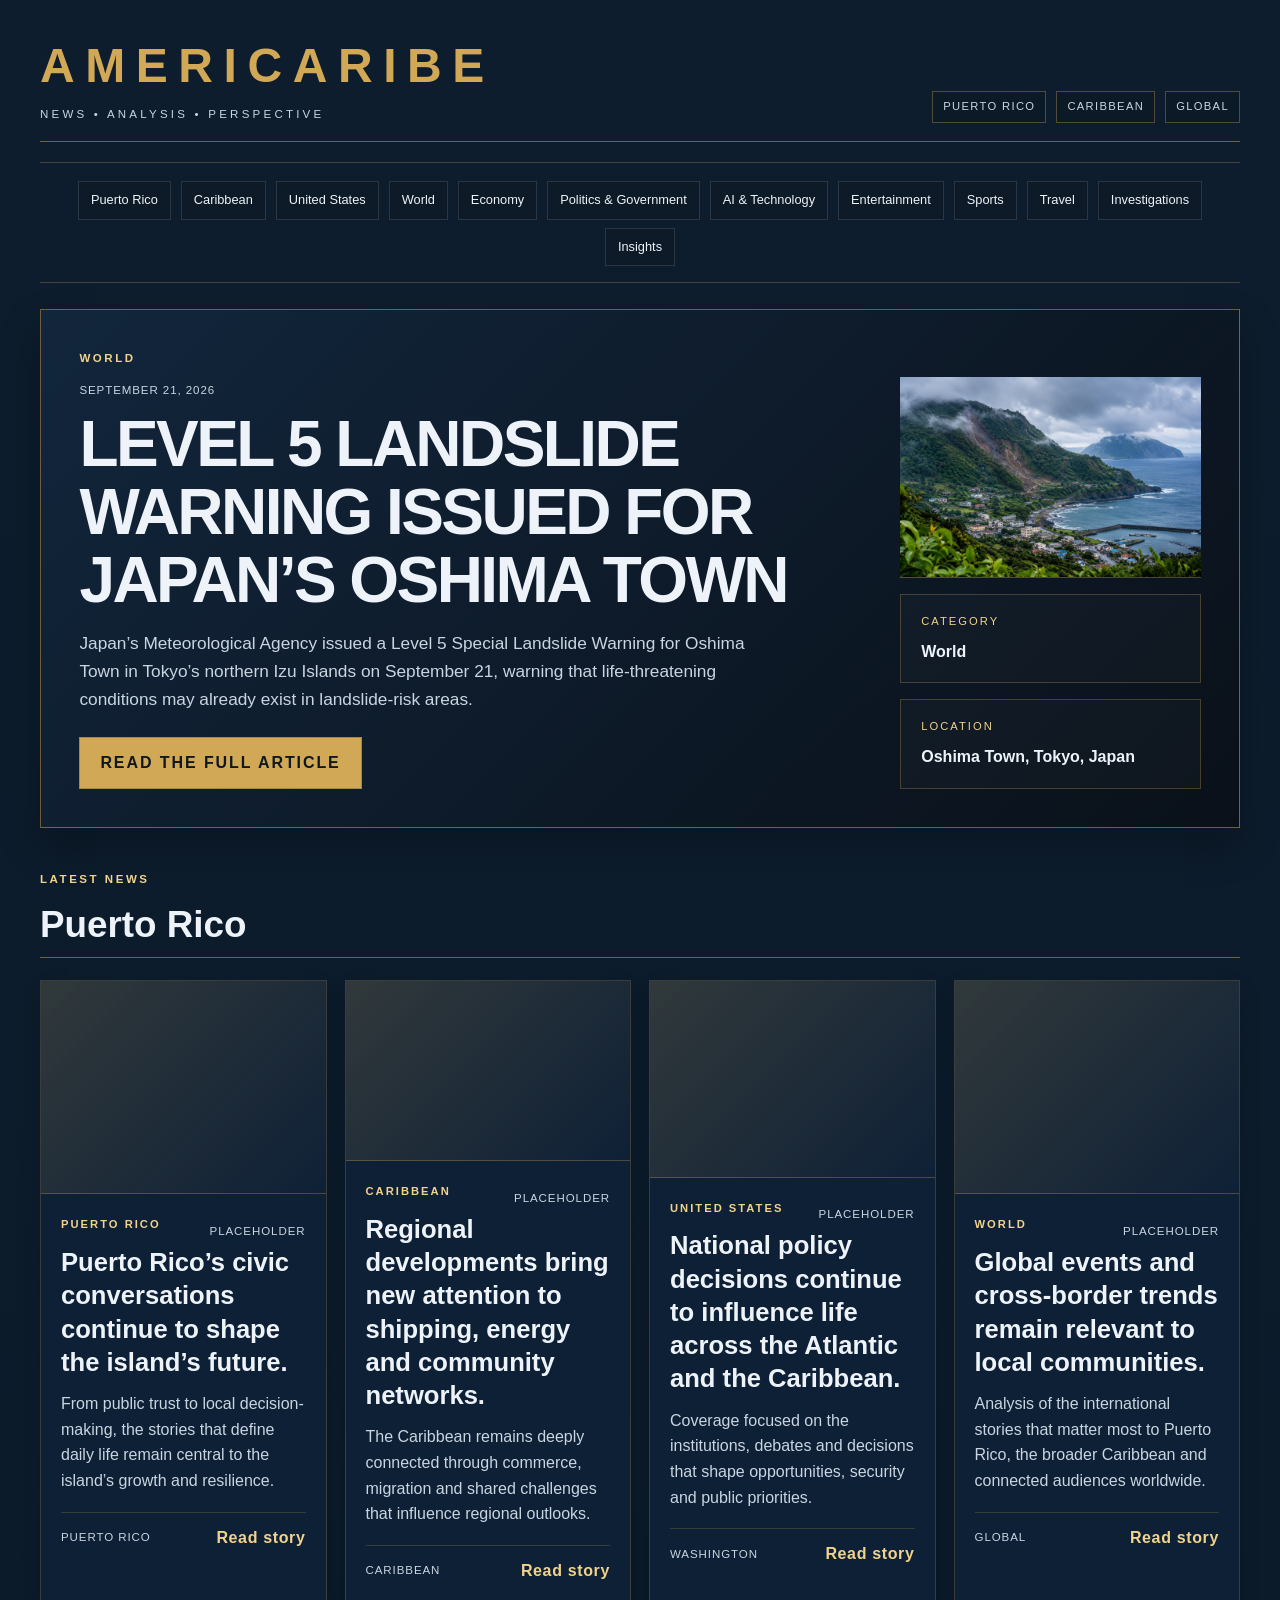
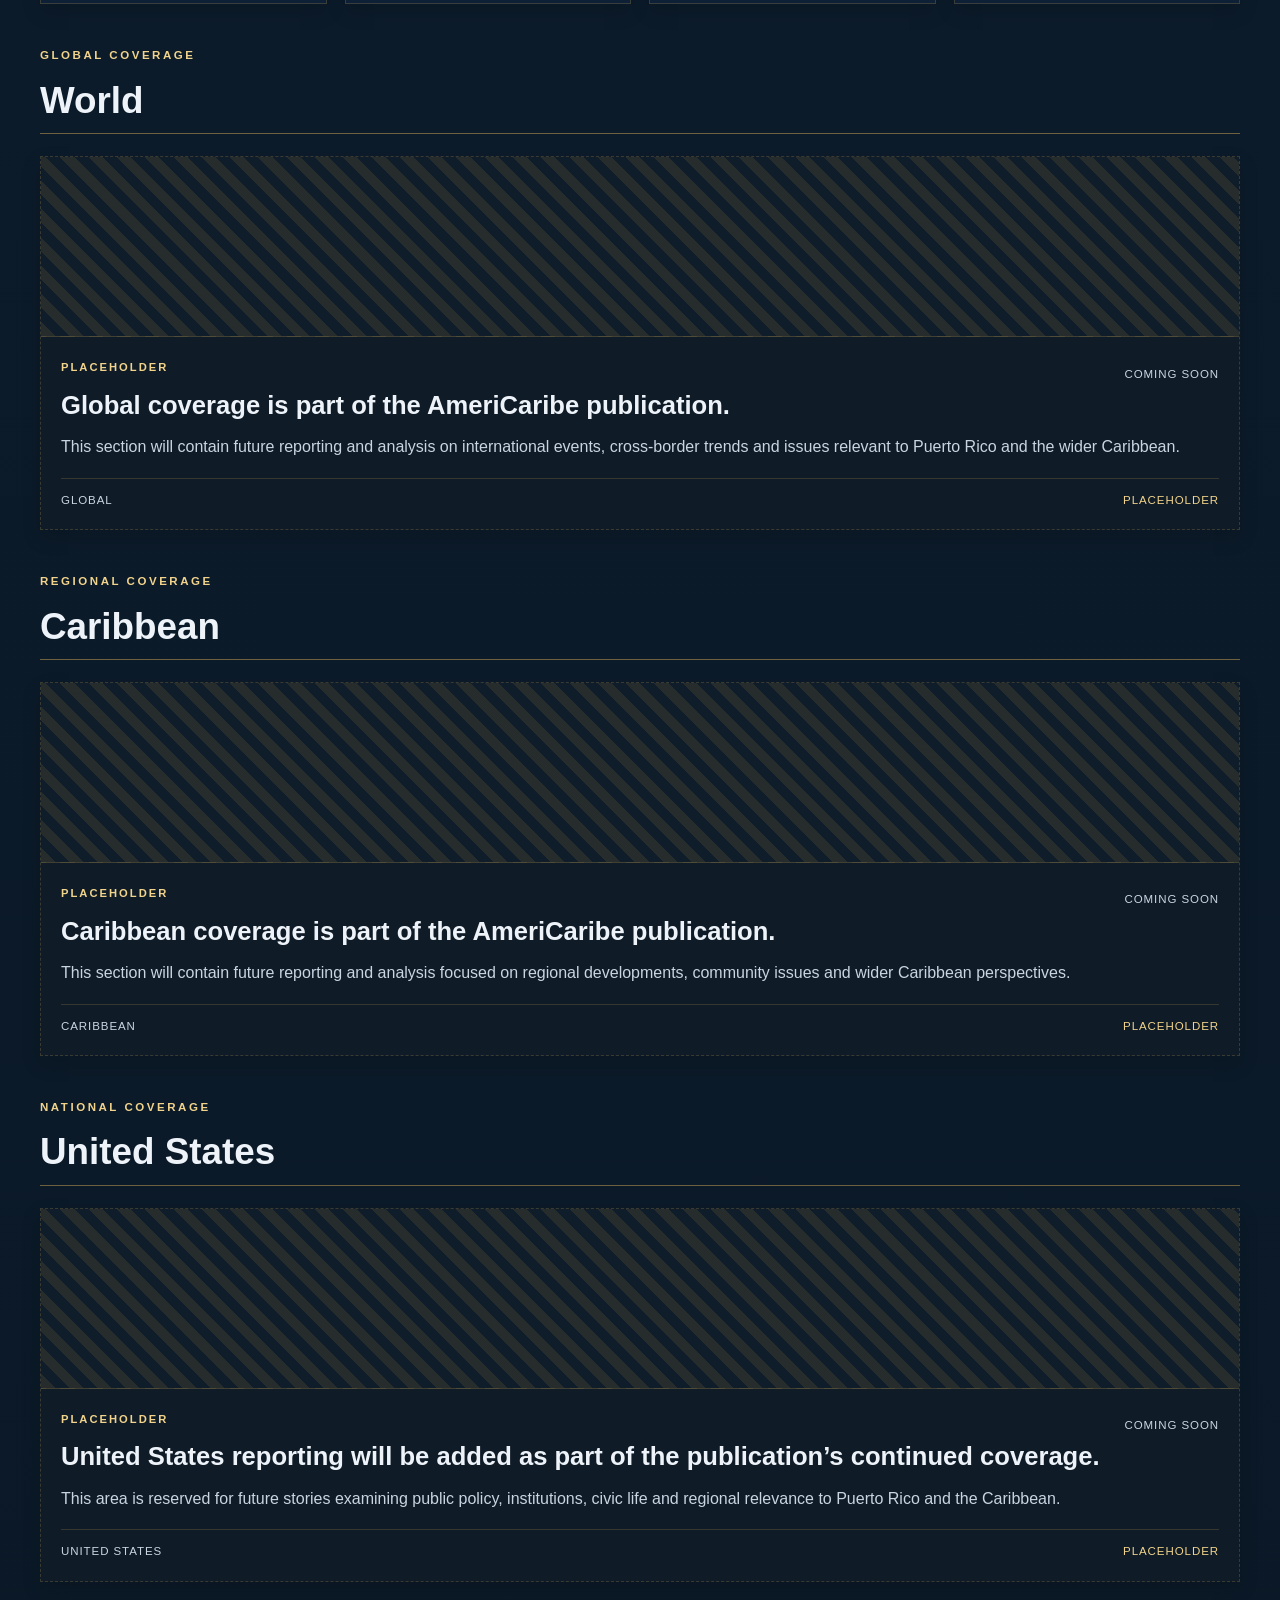
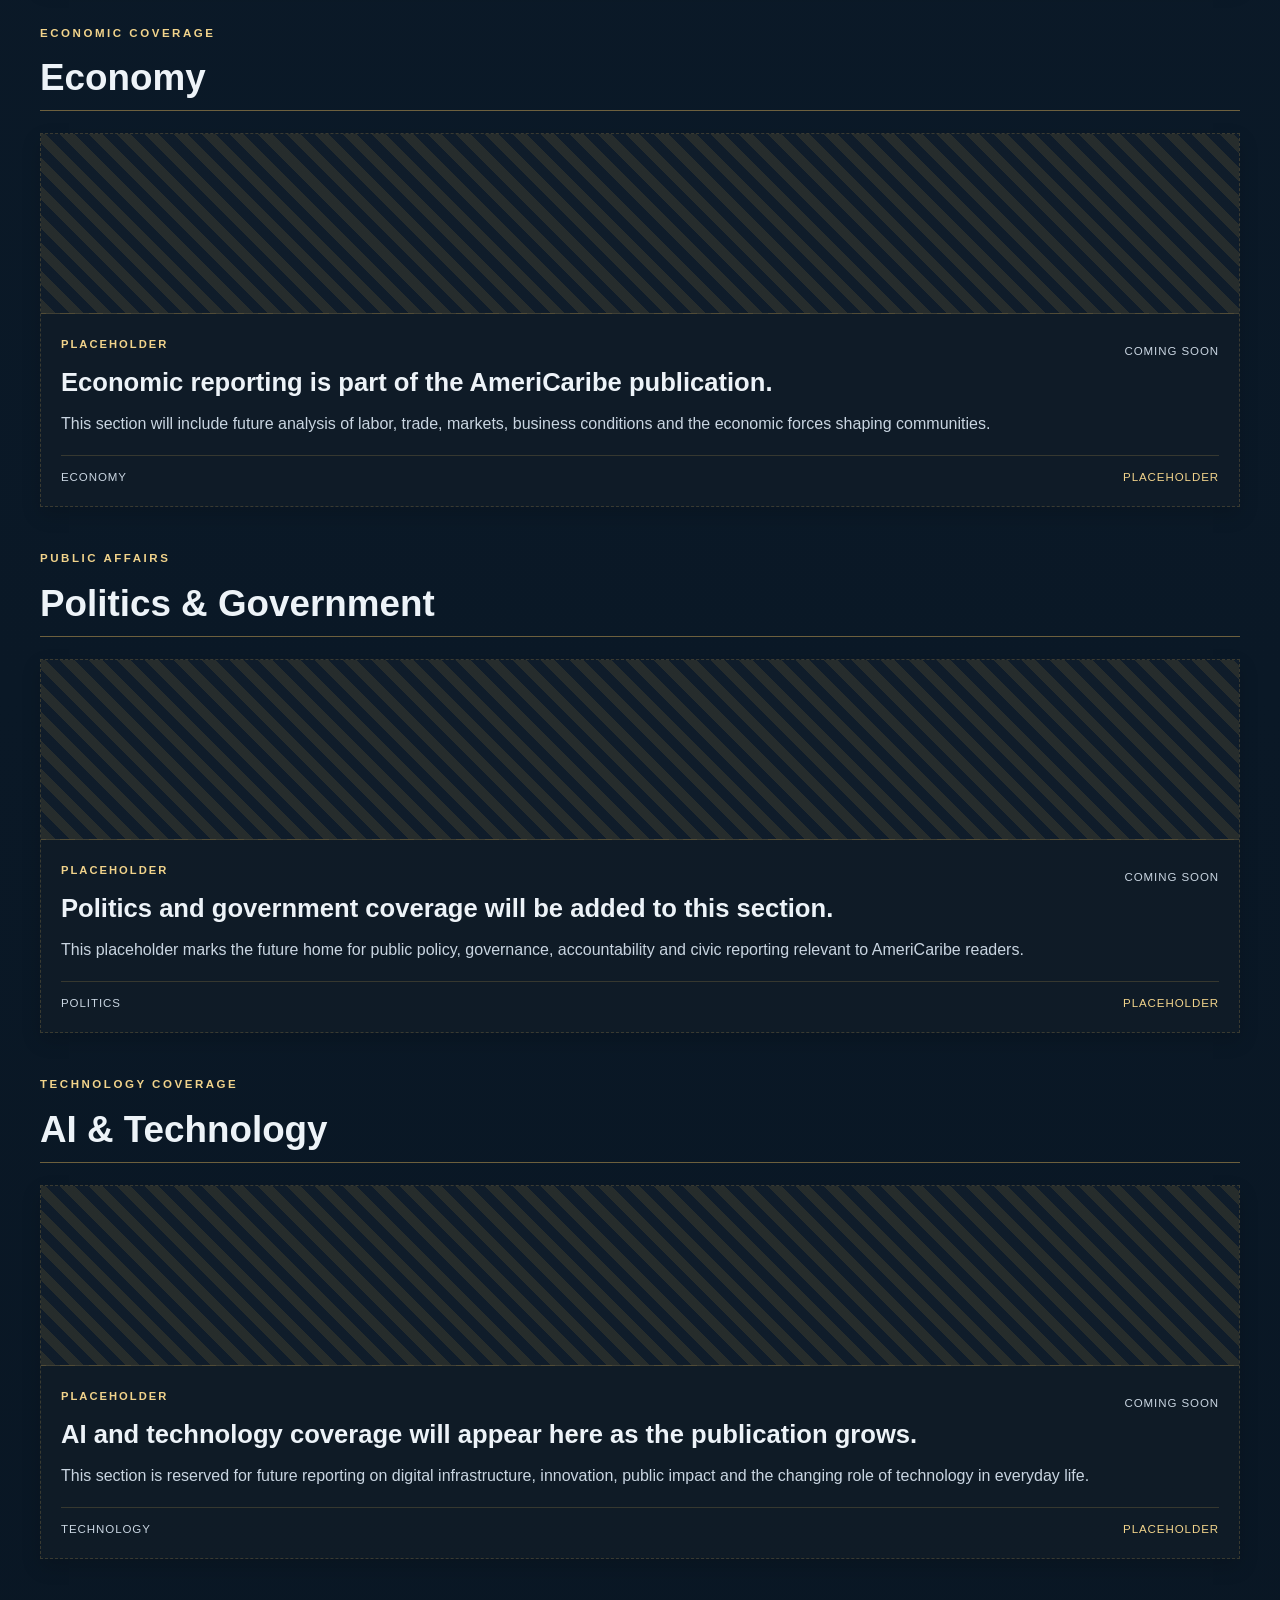
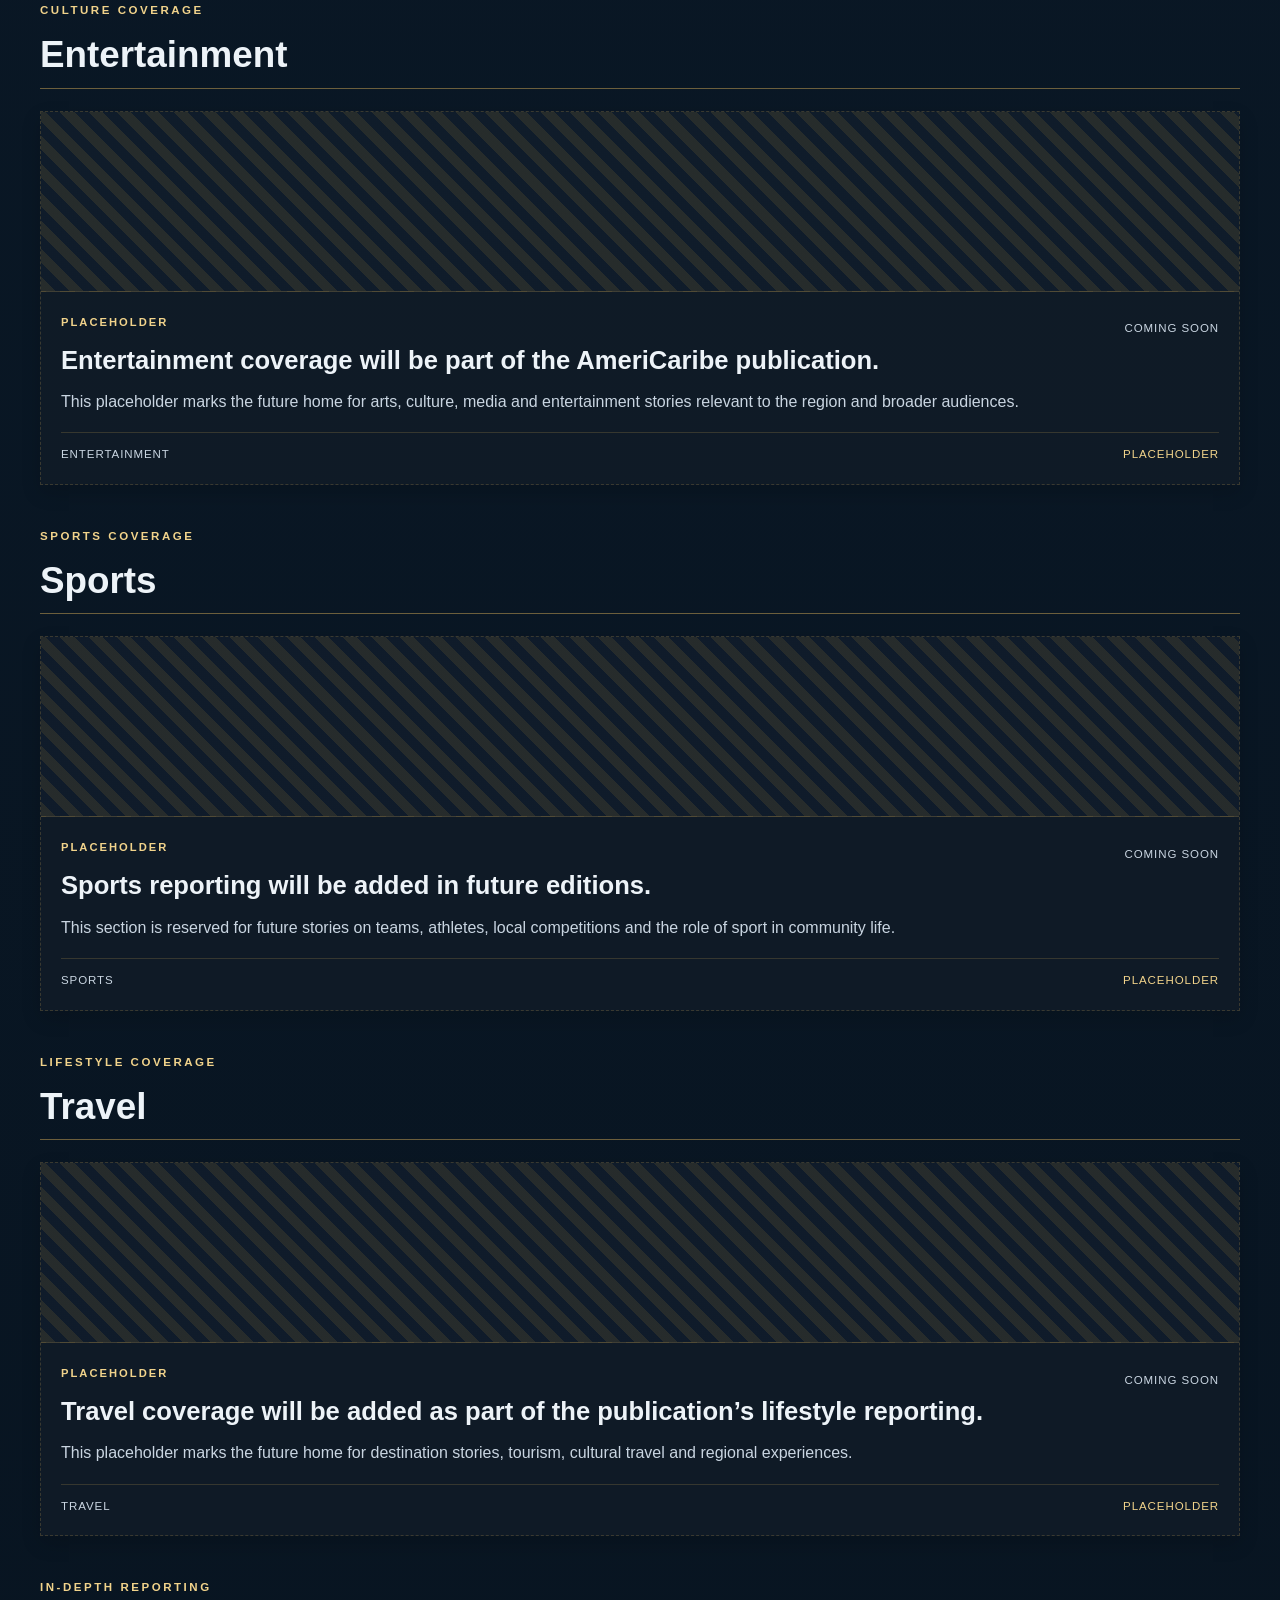
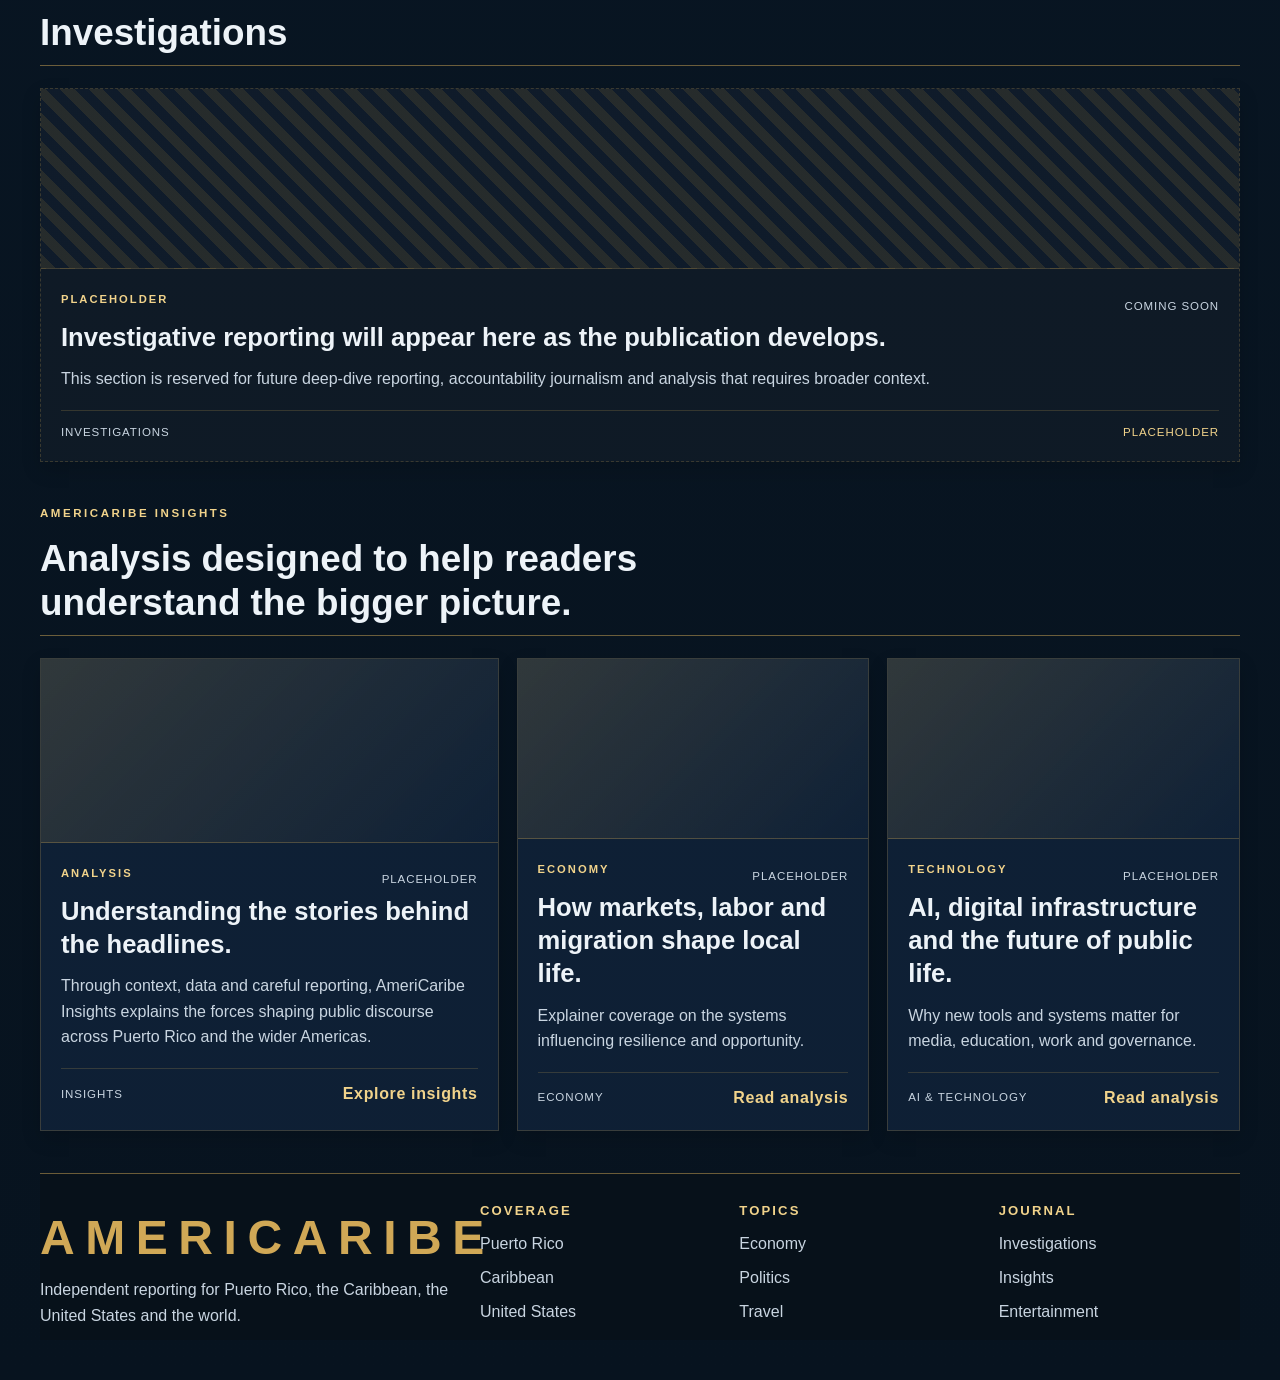
<file: index.html>
<!DOCTYPE html>
<html lang="en">

<head>
    <meta charset="UTF-8">
    <meta name="viewport" content="width=device-width, initial-scale=1.0">
    <meta name="description" content="AmeriCaribe News — reporting, analysis and perspective for Puerto Rico, the Caribbean, the United States and the world.">
    <title>AmeriCaribe News</title>
    <link rel="stylesheet" href="style.css">
</head>

<body>
    <div class="page-shell">
        <header class="site-header">
            <div class="topbar">
                <div class="brand-block">
                    <div class="brand">AMERICARIBE</div>
                    <div class="tagline">NEWS • ANALYSIS • PERSPECTIVE</div>
                </div>

                <div class="header-meta" aria-label="News regions">
                    <span>Puerto Rico</span>
                    <span>Caribbean</span>
                    <span>Global</span>
                </div>
            </div>
        </header>

        <nav class="main-nav" aria-label="Main navigation">
            <a href="#puerto-rico">Puerto Rico</a>
            <a href="#caribbean">Caribbean</a>
            <a href="#united-states">United States</a>
            <a href="#world">World</a>
            <a href="#economy">Economy</a>
            <a href="#politics">Politics &amp; Government</a>
            <a href="#ai-technology">AI &amp; Technology</a>
            <a href="#entertainment">Entertainment</a>
            <a href="#sports">Sports</a>
            <a href="#travel">Travel</a>
            <a href="#investigations">Investigations</a>
            <a href="#insights">Insights</a>
        </nav>

        <main>
            <section class="featured-story" id="top-story">
                <div class="featured-copy">
                    <p class="eyebrow">World</p>
                    <p class="story-date">September 21, 2026</p>
                    <h1>LEVEL 5 LANDSLIDE WARNING ISSUED FOR JAPAN’S OSHIMA TOWN</h1>
                    <p class="featured-text">
                        Japan’s Meteorological Agency issued a Level 5 Special Landslide Warning for Oshima Town in Tokyo’s northern Izu Islands on September 21, warning that life-threatening conditions may already exist in landslide-risk areas.
                    </p>

                    <div class="cta-row">
                        <a class="primary-btn" href="article.html?id=japan-izu-islands-level-5-landslide-warning-2026-09-21">Read the full article</a>
                    </div>
                </div>

                <aside class="featured-aside" aria-label="Feature summary">
                    <img class="story-image" src="images/japan-izu-islands-landslide-warning-2026-09-21.png" alt="AI-generated editorial illustration of Oshima Town and the mountainous terrain of Tokyo’s Izu Islands.">
                    <div class="meta-panel">
                        <p class="meta-label">Category</p>
                        <strong>World</strong>
                    </div>
                    <div class="meta-panel">
                        <p class="meta-label">Location</p>
                        <strong>Oshima Town, Tokyo, Japan</strong>
                    </div>
                </aside>
            </section>

            <section class="content-section latest-news" id="puerto-rico" aria-labelledby="puerto-rico-title">
                <div class="section-header">
                    <p class="eyebrow">Latest News</p>
                    <h2 id="puerto-rico-title">Puerto Rico</h2>
                </div>

                <div class="story-grid" role="list" aria-label="Puerto Rico stories">
                    <article class="story-card" role="listitem">
                        <div class="story-image" aria-label="Image placeholder for Puerto Rico coverage"></div>
                        <div class="story-content">
                            <div class="story-meta">
                                <span class="story-kicker">Puerto Rico</span>
                                <span class="story-date">Placeholder</span>
                            </div>
                            <h3>Puerto Rico’s civic conversations continue to shape the island’s future.</h3>
                            <p>
                                From public trust to local decision-making, the stories that define daily life remain central to the island’s growth and resilience.
                            </p>
                            <div class="story-footer">
                                <span class="story-location">Puerto Rico</span>
                                <a href="#puerto-rico">Read story</a>
                            </div>
                        </div>
                    </article>

                    <article class="story-card" role="listitem">
                        <div class="story-image" aria-label="Image placeholder for Caribbean coverage"></div>
                        <div class="story-content">
                            <div class="story-meta">
                                <span class="story-kicker">Caribbean</span>
                                <span class="story-date">Placeholder</span>
                            </div>
                            <h3>Regional developments bring new attention to shipping, energy and community networks.</h3>
                            <p>
                                The Caribbean remains deeply connected through commerce, migration and shared challenges that influence regional outlooks.
                            </p>
                            <div class="story-footer">
                                <span class="story-location">Caribbean</span>
                                <a href="#caribbean">Read story</a>
                            </div>
                        </div>
                    </article>

                    <article class="story-card" role="listitem">
                        <div class="story-image" aria-label="Image placeholder for United States coverage"></div>
                        <div class="story-content">
                            <div class="story-meta">
                                <span class="story-kicker">United States</span>
                                <span class="story-date">Placeholder</span>
                            </div>
                            <h3>National policy decisions continue to influence life across the Atlantic and the Caribbean.</h3>
                            <p>
                                Coverage focused on the institutions, debates and decisions that shape opportunities, security and public priorities.
                            </p>
                            <div class="story-footer">
                                <span class="story-location">Washington</span>
                                <a href="#united-states">Read story</a>
                            </div>
                        </div>
                    </article>

                    <article class="story-card" role="listitem">
                        <div class="story-image" aria-label="Image placeholder for World coverage"></div>
                        <div class="story-content">
                            <div class="story-meta">
                                <span class="story-kicker">World</span>
                                <span class="story-date">Placeholder</span>
                            </div>
                            <h3>Global events and cross-border trends remain relevant to local communities.</h3>
                            <p>
                                Analysis of the international stories that matter most to Puerto Rico, the broader Caribbean and connected audiences worldwide.
                            </p>
                            <div class="story-footer">
                                <span class="story-location">Global</span>
                                <a href="#world">Read story</a>
                            </div>
                        </div>
                    </article>
                </div>
            </section>

            <section class="content-section latest-news" id="world" aria-labelledby="world-title">
                <div class="section-header">
                    <p class="eyebrow">Global Coverage</p>
                    <h2 id="world-title">World</h2>
                </div>

                <article class="story-card placeholder-card" aria-label="Placeholder section for future World stories">
                    <div class="story-image placeholder-image" aria-label="Placeholder image for future World stories"></div>
                    <div class="story-content">
                        <div class="story-meta">
                            <span class="story-kicker">Placeholder</span>
                            <span class="story-date">Coming Soon</span>
                        </div>
                        <h3>Global coverage is part of the AmeriCaribe publication.</h3>
                        <p>
                            This section will contain future reporting and analysis on international events, cross-border trends and issues relevant to Puerto Rico and the wider Caribbean.
                        </p>
                        <div class="story-footer">
                            <span class="story-location">Global</span>
                            <span class="placeholder-tag">Placeholder</span>
                        </div>
                    </div>
                </article>
            </section>

            <section class="content-section latest-news" id="caribbean" aria-labelledby="caribbean-title">
                <div class="section-header">
                    <p class="eyebrow">Regional Coverage</p>
                    <h2 id="caribbean-title">Caribbean</h2>
                </div>

                <article class="story-card placeholder-card" aria-label="Placeholder section for future Caribbean stories">
                    <div class="story-image placeholder-image" aria-label="Placeholder image for future Caribbean stories"></div>
                    <div class="story-content">
                        <div class="story-meta">
                            <span class="story-kicker">Placeholder</span>
                            <span class="story-date">Coming Soon</span>
                        </div>
                        <h3>Caribbean coverage is part of the AmeriCaribe publication.</h3>
                        <p>
                            This section will contain future reporting and analysis focused on regional developments, community issues and wider Caribbean perspectives.
                        </p>
                        <div class="story-footer">
                            <span class="story-location">Caribbean</span>
                            <span class="placeholder-tag">Placeholder</span>
                        </div>
                    </div>
                </article>
            </section>

            <section class="content-section latest-news" id="united-states" aria-labelledby="united-states-title">
                <div class="section-header">
                    <p class="eyebrow">National Coverage</p>
                    <h2 id="united-states-title">United States</h2>
                </div>

                <article class="story-card placeholder-card" aria-label="Placeholder section for future United States stories">
                    <div class="story-image placeholder-image" aria-label="Placeholder image for future United States stories"></div>
                    <div class="story-content">
                        <div class="story-meta">
                            <span class="story-kicker">Placeholder</span>
                            <span class="story-date">Coming Soon</span>
                        </div>
                        <h3>United States reporting will be added as part of the publication’s continued coverage.</h3>
                        <p>
                            This area is reserved for future stories examining public policy, institutions, civic life and regional relevance to Puerto Rico and the Caribbean.
                        </p>
                        <div class="story-footer">
                            <span class="story-location">United States</span>
                            <span class="placeholder-tag">Placeholder</span>
                        </div>
                    </div>
                </article>
            </section>

            <section class="content-section latest-news" id="economy" aria-labelledby="economy-title">
                <div class="section-header">
                    <p class="eyebrow">Economic Coverage</p>
                    <h2 id="economy-title">Economy</h2>
                </div>

                <article class="story-card placeholder-card" aria-label="Placeholder section for future Economy stories">
                    <div class="story-image placeholder-image" aria-label="Placeholder image for future Economy stories"></div>
                    <div class="story-content">
                        <div class="story-meta">
                            <span class="story-kicker">Placeholder</span>
                            <span class="story-date">Coming Soon</span>
                        </div>
                        <h3>Economic reporting is part of the AmeriCaribe publication.</h3>
                        <p>
                            This section will include future analysis of labor, trade, markets, business conditions and the economic forces shaping communities.
                        </p>
                        <div class="story-footer">
                            <span class="story-location">Economy</span>
                            <span class="placeholder-tag">Placeholder</span>
                        </div>
                    </div>
                </article>
            </section>

            <section class="content-section latest-news" id="politics" aria-labelledby="politics-title">
                <div class="section-header">
                    <p class="eyebrow">Public Affairs</p>
                    <h2 id="politics-title">Politics &amp; Government</h2>
                </div>

                <article class="story-card placeholder-card" aria-label="Placeholder section for future Politics and Government stories">
                    <div class="story-image placeholder-image" aria-label="Placeholder image for future Politics and Government stories"></div>
                    <div class="story-content">
                        <div class="story-meta">
                            <span class="story-kicker">Placeholder</span>
                            <span class="story-date">Coming Soon</span>
                        </div>
                        <h3>Politics and government coverage will be added to this section.</h3>
                        <p>
                            This placeholder marks the future home for public policy, governance, accountability and civic reporting relevant to AmeriCaribe readers.
                        </p>
                        <div class="story-footer">
                            <span class="story-location">Politics</span>
                            <span class="placeholder-tag">Placeholder</span>
                        </div>
                    </div>
                </article>
            </section>

            <section class="content-section latest-news" id="ai-technology" aria-labelledby="ai-technology-title">
                <div class="section-header">
                    <p class="eyebrow">Technology Coverage</p>
                    <h2 id="ai-technology-title">AI &amp; Technology</h2>
                </div>

                <article class="story-card placeholder-card" aria-label="Placeholder section for future AI and Technology stories">
                    <div class="story-image placeholder-image" aria-label="Placeholder image for future AI and Technology stories"></div>
                    <div class="story-content">
                        <div class="story-meta">
                            <span class="story-kicker">Placeholder</span>
                            <span class="story-date">Coming Soon</span>
                        </div>
                        <h3>AI and technology coverage will appear here as the publication grows.</h3>
                        <p>
                            This section is reserved for future reporting on digital infrastructure, innovation, public impact and the changing role of technology in everyday life.
                        </p>
                        <div class="story-footer">
                            <span class="story-location">Technology</span>
                            <span class="placeholder-tag">Placeholder</span>
                        </div>
                    </div>
                </article>
            </section>

            <section class="content-section latest-news" id="entertainment" aria-labelledby="entertainment-title">
                <div class="section-header">
                    <p class="eyebrow">Culture Coverage</p>
                    <h2 id="entertainment-title">Entertainment</h2>
                </div>

                <article class="story-card placeholder-card" aria-label="Placeholder section for future Entertainment stories">
                    <div class="story-image placeholder-image" aria-label="Placeholder image for future Entertainment stories"></div>
                    <div class="story-content">
                        <div class="story-meta">
                            <span class="story-kicker">Placeholder</span>
                            <span class="story-date">Coming Soon</span>
                        </div>
                        <h3>Entertainment coverage will be part of the AmeriCaribe publication.</h3>
                        <p>
                            This placeholder marks the future home for arts, culture, media and entertainment stories relevant to the region and broader audiences.
                        </p>
                        <div class="story-footer">
                            <span class="story-location">Entertainment</span>
                            <span class="placeholder-tag">Placeholder</span>
                        </div>
                    </div>
                </article>
            </section>

            <section class="content-section latest-news" id="sports" aria-labelledby="sports-title">
                <div class="section-header">
                    <p class="eyebrow">Sports Coverage</p>
                    <h2 id="sports-title">Sports</h2>
                </div>

                <article class="story-card placeholder-card" aria-label="Placeholder section for future Sports stories">
                    <div class="story-image placeholder-image" aria-label="Placeholder image for future Sports stories"></div>
                    <div class="story-content">
                        <div class="story-meta">
                            <span class="story-kicker">Placeholder</span>
                            <span class="story-date">Coming Soon</span>
                        </div>
                        <h3>Sports reporting will be added in future editions.</h3>
                        <p>
                            This section is reserved for future stories on teams, athletes, local competitions and the role of sport in community life.
                        </p>
                        <div class="story-footer">
                            <span class="story-location">Sports</span>
                            <span class="placeholder-tag">Placeholder</span>
                        </div>
                    </div>
                </article>
            </section>

            <section class="content-section latest-news" id="travel" aria-labelledby="travel-title">
                <div class="section-header">
                    <p class="eyebrow">Lifestyle Coverage</p>
                    <h2 id="travel-title">Travel</h2>
                </div>

                <article class="story-card placeholder-card" aria-label="Placeholder section for future Travel stories">
                    <div class="story-image placeholder-image" aria-label="Placeholder image for future Travel stories"></div>
                    <div class="story-content">
                        <div class="story-meta">
                            <span class="story-kicker">Placeholder</span>
                            <span class="story-date">Coming Soon</span>
                        </div>
                        <h3>Travel coverage will be added as part of the publication’s lifestyle reporting.</h3>
                        <p>
                            This placeholder marks the future home for destination stories, tourism, cultural travel and regional experiences.
                        </p>
                        <div class="story-footer">
                            <span class="story-location">Travel</span>
                            <span class="placeholder-tag">Placeholder</span>
                        </div>
                    </div>
                </article>
            </section>

            <section class="content-section latest-news" id="investigations" aria-labelledby="investigations-title">
                <div class="section-header">
                    <p class="eyebrow">In-Depth Reporting</p>
                    <h2 id="investigations-title">Investigations</h2>
                </div>

                <article class="story-card placeholder-card" aria-label="Placeholder section for future Investigations stories">
                    <div class="story-image placeholder-image" aria-label="Placeholder image for future Investigations stories"></div>
                    <div class="story-content">
                        <div class="story-meta">
                            <span class="story-kicker">Placeholder</span>
                            <span class="story-date">Coming Soon</span>
                        </div>
                        <h3>Investigative reporting will appear here as the publication develops.</h3>
                        <p>
                            This section is reserved for future deep-dive reporting, accountability journalism and analysis that requires broader context.
                        </p>
                        <div class="story-footer">
                            <span class="story-location">Investigations</span>
                            <span class="placeholder-tag">Placeholder</span>
                        </div>
                    </div>
                </article>
            </section>

            <section class="content-section insights" id="insights" aria-labelledby="insights-title">
                <div class="section-header">
                    <p class="eyebrow">AmeriCaribe Insights</p>
                    <h2 id="insights-title">Analysis designed to help readers understand the bigger picture.</h2>
                </div>

                <div class="insight-grid">
                    <article class="story-card insight-feature" role="listitem">
                        <div class="story-image" aria-label="Image placeholder for analysis feature"></div>
                        <div class="story-content">
                            <div class="story-meta">
                                <span class="story-kicker">Analysis</span>
                                <span class="story-date">Placeholder</span>
                            </div>
                            <h3>Understanding the stories behind the headlines.</h3>
                            <p>
                                Through context, data and careful reporting, AmeriCaribe Insights explains the forces shaping public discourse across Puerto Rico and the wider Americas.
                            </p>
                            <div class="story-footer">
                                <span class="story-location">Insights</span>
                                <a href="#insights">Explore insights</a>
                            </div>
                        </div>
                    </article>

                    <article class="story-card compact-card" role="listitem">
                        <div class="story-image" aria-label="Image placeholder for Economy analysis"></div>
                        <div class="story-content">
                            <div class="story-meta">
                                <span class="story-kicker">Economy</span>
                                <span class="story-date">Placeholder</span>
                            </div>
                            <h3>How markets, labor and migration shape local life.</h3>
                            <p>Explainer coverage on the systems influencing resilience and opportunity.</p>
                            <div class="story-footer">
                                <span class="story-location">Economy</span>
                                <a href="#economy">Read analysis</a>
                            </div>
                        </div>
                    </article>

                    <article class="story-card compact-card" role="listitem">
                        <div class="story-image" aria-label="Image placeholder for technology analysis"></div>
                        <div class="story-content">
                            <div class="story-meta">
                                <span class="story-kicker">Technology</span>
                                <span class="story-date">Placeholder</span>
                            </div>
                            <h3>AI, digital infrastructure and the future of public life.</h3>
                            <p>Why new tools and systems matter for media, education, work and governance.</p>
                            <div class="story-footer">
                                <span class="story-location">AI &amp; Technology</span>
                                <a href="#ai-technology">Read analysis</a>
                            </div>
                        </div>
                    </article>
                </div>
            </section>
        </main>

        <footer class="site-footer">
            <div class="footer-brand">
                <div class="brand">AMERICARIBE</div>
                <p>Independent reporting for Puerto Rico, the Caribbean, the United States and the world.</p>
            </div>

            <div class="footer-links">
                <div>
                    <h3>Coverage</h3>
                    <ul>
                        <li><a href="#puerto-rico">Puerto Rico</a></li>
                        <li><a href="#caribbean">Caribbean</a></li>
                        <li><a href="#united-states">United States</a></li>
                    </ul>
                </div>

                <div>
                    <h3>Topics</h3>
                    <ul>
                        <li><a href="#economy">Economy</a></li>
                        <li><a href="#politics">Politics</a></li>
                        <li><a href="#travel">Travel</a></li>
                    </ul>
                </div>

                <div>
                    <h3>Journal</h3>
                    <ul>
                        <li><a href="#investigations">Investigations</a></li>
                        <li><a href="#insights">Insights</a></li>
                        <li><a href="#entertainment">Entertainment</a></li>
                    </ul>
                </div>
            </div>
        </footer>
    </div>
</body>

</html>
</file>
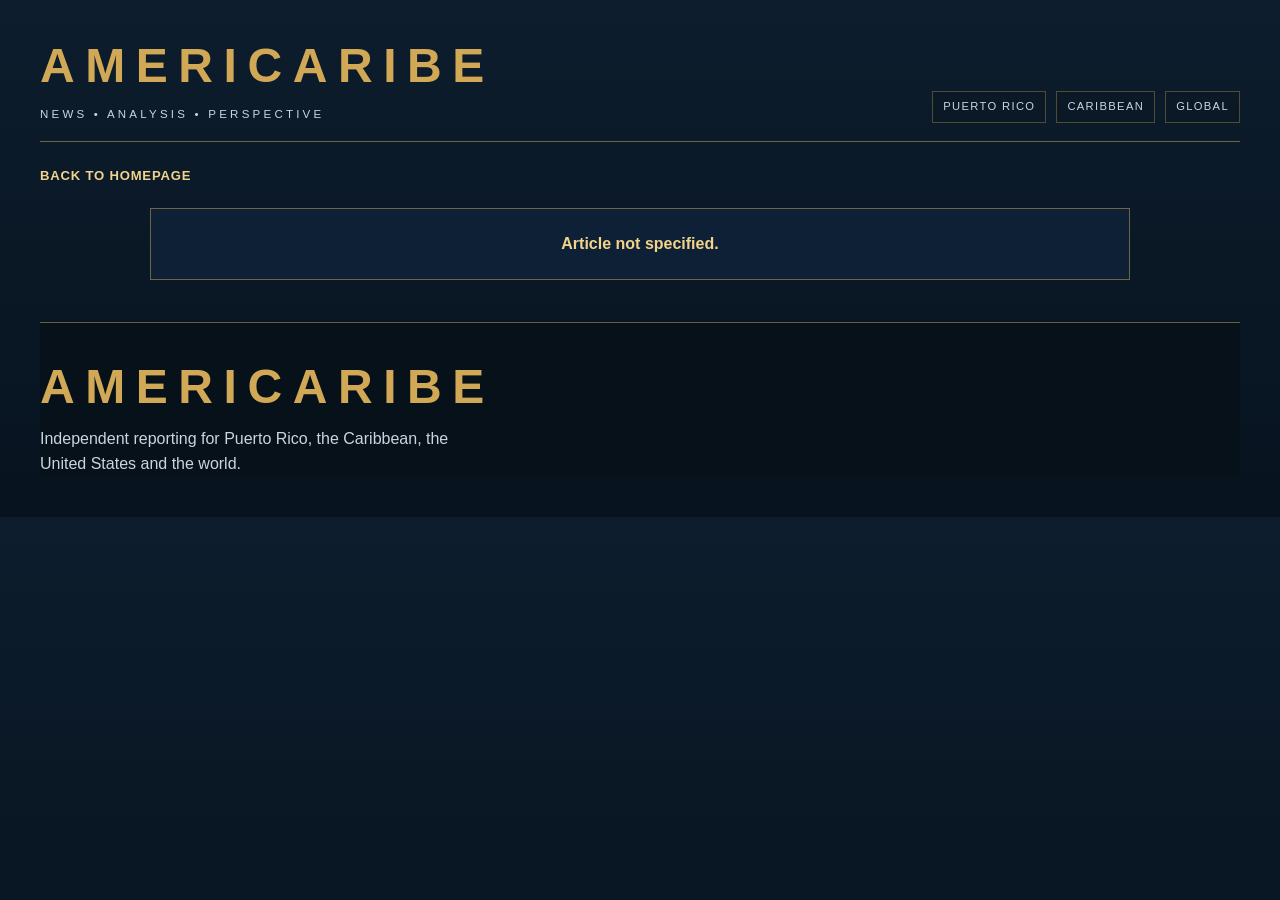
<file: article.html>
<!DOCTYPE html>
<html lang="en">

<head>
    <meta charset="UTF-8">
    <meta name="viewport" content="width=device-width, initial-scale=1.0">
    <meta name="description" content="Reusable static article detail template for AmeriCaribe News.">
    <title>Article Detail Template | AmeriCaribe News</title>
    <link rel="stylesheet" href="style.css">
</head>

<body>
    <div class="page-shell">
        <header class="site-header">
            <div class="topbar">
                <div class="brand-block">
                    <div class="brand">AMERICARIBE</div>
                    <div class="tagline">NEWS • ANALYSIS • PERSPECTIVE</div>
                </div>

                <div class="header-meta" aria-label="News regions">
                    <span>Puerto Rico</span>
                    <span>Caribbean</span>
                    <span>Global</span>
                </div>
            </div>
        </header>

        <main>
            <nav class="article-navigation" aria-label="Article navigation">
                <a class="article-back-link" href="index.html">Back to homepage</a>
            </nav>

            <p class="article-loader-message" role="status" aria-live="polite" hidden></p>

            <article class="article-detail" data-article-id="ARTICLE-ID-PLACEHOLDER" data-article-status="STATUS-PLACEHOLDER" data-article-type="EDITORIAL-TYPE-PLACEHOLDER" data-editorial-types="breaking news investigation analysis insights feature" hidden>
                <header class="article-header">
                    <p class="eyebrow" data-field="category">CATEGORY</p>
                    <p class="article-type" data-field="type">EDITORIAL TYPE</p>
                    <h1 data-field="headline">ARTICLE HEADLINE</h1>
                    <p class="article-deck" data-field="summary">SUMMARY / DECK</p>

                    <dl class="article-meta" aria-label="Article metadata">
                        <div data-field="id">
                            <dt>Article ID</dt>
                            <dd>ARTICLE ID</dd>
                        </div>
                        <div data-field="date">
                            <dt>Date</dt>
                            <dd>DATE</dd>
                        </div>
                        <div data-field="status">
                            <dt>Status</dt>
                            <dd>STATUS</dd>
                        </div>
                        <div data-field="subcategory">
                            <dt>Subcategory</dt>
                            <dd>SUBCATEGORY</dd>
                        </div>
                        <div data-field="time">
                            <dt>Time</dt>
                            <dd>TIME</dd>
                        </div>
                        <div data-field="location">
                            <dt>Location</dt>
                            <dd>LOCATION</dd>
                        </div>
                        <div data-field="author">
                            <dt>Author / Byline</dt>
                            <dd>AUTHOR / BYLINE</dd>
                        </div>
                    </dl>
                </header>

                <figure class="article-hero">
                    <div class="article-image-placeholder" data-field="heroImage" role="img" aria-label="Hero image area placeholder">HERO IMAGE AREA</div>
                    <figcaption><span data-field="imageCaption">IMAGE CAPTION</span> | <span data-field="imageCredit">IMAGE CREDIT</span></figcaption>
                </figure>

                <div class="article-content-grid">
                    <section class="article-body" id="article-body" data-field="body" aria-labelledby="article-body-title">
                        <h2 id="article-body-title">ARTICLE BODY</h2>
                        <p>ARTICLE BODY PLACEHOLDER</p>
                    </section>

                    <aside class="article-support" aria-label="Article supporting information">
                        <section class="article-support-section" id="sources" aria-labelledby="sources-title">
                            <h2 id="sources-title">SOURCES</h2>
                            <dl>
                                <div data-field="source">
                                    <dt>Source</dt>
                                    <dd>SOURCE</dd>
                                </div>
                                <div data-field="sourceUrl">
                                    <dt>Source URL</dt>
                                    <dd>SOURCE URL</dd>
                                </div>
                            </dl>
                        </section>

                        <section class="article-support-section" id="related-stories" aria-labelledby="related-stories-title">
                            <h2 id="related-stories-title">RELATED STORIES</h2>
                            <ul data-field="relatedStories">
                                <li>RELATED STORY PLACEHOLDER</li>
                            </ul>
                        </section>

                        <section class="article-support-section" id="tags" aria-labelledby="tags-title">
                            <h2 id="tags-title">TAGS</h2>
                            <ul class="article-tags" data-field="tags">
                                <li>TAGS PLACEHOLDER</li>
                            </ul>
                        </section>
                    </aside>
                </div>
            </article>
        </main>

        <footer class="site-footer">
            <div class="footer-brand">
                <div class="brand">AMERICARIBE</div>
                <p>Independent reporting for Puerto Rico, the Caribbean, the United States and the world.</p>
            </div>
        </footer>
    </div>
    <script src="js/article-loader.js"></script>
</body>

</html>
</file>
<file: style.css>
:root {
    --bg: #07131f;
    --bg-soft: #0d1d2d;
    --panel: #f4f0e8;
    --panel-strong: #0f2137;
    --panel-alt: #12263c;
    --text: #edf3f8;
    --text-soft: #c9d5e1;
    --dark-text: #0f1720;
    --gold: #d0a856;
    --gold-soft: #f1d38b;
    --line: rgba(208, 168, 86, 0.5);
    --shadow: rgba(2, 8, 16, 0.28);
}

* {
    box-sizing: border-box;
}

html {
    scroll-behavior: smooth;
}

:target {
    scroll-margin-top: 24px;
}

body {
    margin: 0;
    background: linear-gradient(180deg, var(--bg-soft) 0%, var(--bg) 100%);
    color: var(--text);
    font-family: "Segoe UI", Tahoma, Geneva, Verdana, sans-serif;
    line-height: 1.6;
}

img {
    max-width: 100%;
    display: block;
}

p,
h1,
h2,
h3,
ul {
    margin-top: 0;
}

ul {
    padding-left: 0;
    list-style: none;
}

a {
    color: var(--gold-soft);
    text-decoration: none;
    transition: opacity 0.2s ease, color 0.2s ease, border-color 0.2s ease;
}

a:hover {
    opacity: 0.9;
}

.page-shell {
    width: min(1180px, calc(100% - 24px));
    margin: 0 auto;
    padding: 18px 0 40px;
}

.site-header {
    border-bottom: 1px solid var(--line);
    padding-bottom: 18px;
    margin-bottom: 20px;
}

.topbar {
    display: flex;
    flex-direction: column;
    gap: 16px;
    align-items: center;
    text-align: center;
}

.brand {
    color: var(--gold);
    font-size: clamp(1.8rem, 4vw, 3rem);
    letter-spacing: 0.22em;
    font-weight: 800;
}

.tagline {
    color: var(--text-soft);
    font-size: 0.72rem;
    letter-spacing: 0.28em;
    text-transform: uppercase;
}

.header-meta {
    display: flex;
    flex-wrap: wrap;
    justify-content: center;
    gap: 10px;
    color: var(--text-soft);
    font-size: 0.7rem;
    letter-spacing: 0.12em;
    text-transform: uppercase;
}

.header-meta span {
    padding: 6px 10px;
    border: 1px solid rgba(208, 168, 86, 0.35);
    background: rgba(12, 26, 38, 0.65);
}

.main-nav {
    display: flex;
    flex-wrap: wrap;
    justify-content: center;
    gap: 8px 10px;
    padding: 18px 0 16px;
    margin-bottom: 26px;
    border-top: 1px solid rgba(208, 168, 86, 0.28);
    border-bottom: 1px solid rgba(208, 168, 86, 0.28);
}

.main-nav a {
    color: var(--text);
    text-transform: none;
    font-size: 0.8rem;
    padding: 8px 12px;
    border: 1px solid rgba(255, 255, 255, 0.12);
    background: rgba(14, 23, 33, 0.45);
}

.main-nav a:hover {
    color: var(--gold-soft);
    border-color: var(--gold);
}

main {
    display: block;
}

.featured-story {
    display: grid;
    grid-template-columns: 1fr;
    gap: 20px;
    background: linear-gradient(135deg, rgba(18, 38, 60, 0.96), rgba(10, 16, 24, 0.96));
    border: 1px solid var(--line);
    box-shadow: 0 18px 36px var(--shadow);
    padding: clamp(1.4rem, 3vw, 2.6rem);
    margin-bottom: 42px;
}

.featured-copy {
    max-width: 760px;
}

.eyebrow {
    margin-bottom: 14px;
    color: var(--gold-soft);
    text-transform: uppercase;
    letter-spacing: 0.22em;
    font-size: 0.72rem;
    font-weight: 700;
}

h1 {
    color: var(--text);
    font-size: clamp(2.1rem, 5vw, 4.2rem);
    line-height: 1.06;
    letter-spacing: -0.04em;
    margin-bottom: 16px;
    max-width: 800px;
}

.featured-text {
    color: var(--text-soft);
    font-size: 1.08rem;
    max-width: 700px;
    margin-bottom: 0;
}

.cta-row {
    margin-top: 24px;
}

.primary-btn {
    display: inline-block;
    background: var(--gold);
    color: var(--dark-text);
    padding: 12px 20px;
    font-weight: 800;
    letter-spacing: 0.12em;
    text-transform: uppercase;
    border: 1px solid rgba(0, 0, 0, 0.2);
}

.primary-btn:hover {
    background: var(--gold-soft);
    color: var(--dark-text);
}

.featured-aside {
    display: grid;
    gap: 16px;
}

.meta-panel {
    background: rgba(255, 255, 255, 0.02);
    border: 1px solid rgba(208, 168, 86, 0.28);
    padding: 18px 20px;
}

.meta-label {
    color: var(--gold-soft);
    font-size: 0.7rem;
    letter-spacing: 0.18em;
    text-transform: uppercase;
    margin-bottom: 8px;
}

.meta-panel strong {
    color: var(--text);
    font-size: 1rem;
    font-weight: 700;
}

.latest-news,
.insights {
    margin-bottom: 42px;
}

.section-header {
    border-bottom: 1px solid var(--line);
    margin-bottom: 22px;
    padding-bottom: 10px;
}

.section-header h2 {
    color: var(--text);
    font-size: clamp(1.5rem, 3vw, 2.3rem);
    line-height: 1.2;
    margin-bottom: 0;
    max-width: 720px;
}

.news-grid,
.story-grid,
.insight-grid {
    display: grid;
    gap: 18px;
}

.news-card,
.insight-feature,
.story-card {
    background: rgba(15, 33, 55, 0.92);
    border: 1px solid rgba(208, 168, 86, 0.22);
    padding: 22px 20px;
    box-shadow: 0 8px 18px rgba(0, 0, 0, 0.15);
}

.news-category,
.story-kicker {
    color: var(--gold-soft);
    font-size: 0.7rem;
    font-weight: 800;
    letter-spacing: 0.18em;
    text-transform: uppercase;
    margin-bottom: 12px;
}

.news-card h3,
.insight-feature h3,
.story-card h3 {
    color: var(--text);
    font-size: clamp(1.3rem, 2vw, 1.8rem);
    line-height: 1.3;
    margin-bottom: 12px;
}

.news-card p,
.insight-feature p,
.story-card p {
    color: var(--text-soft);
    margin-bottom: 14px;
}

.placeholder-card {
    border-style: dashed;
    background: rgba(17, 28, 39, 0.8);
}

.news-card a,
.insight-feature a,
.story-card a {
    color: var(--gold-soft);
    font-weight: 700;
    letter-spacing: 0.04em;
}

.compact-card {
    min-height: 100%;
}

.content-section {
    margin-bottom: 42px;
}

.story-card {
    display: grid;
    grid-template-columns: 1fr;
    overflow: hidden;
    padding: 0;
}

.story-image {
    min-height: 180px;
    background: linear-gradient(135deg, rgba(208, 168, 86, 0.18), rgba(15, 33, 55, 0.45));
    border-bottom: 1px solid rgba(208, 168, 86, 0.25);
}

.placeholder-image {
    background: repeating-linear-gradient(
        45deg,
        rgba(208, 168, 86, 0.12),
        rgba(208, 168, 86, 0.12) 10px,
        rgba(15, 33, 55, 0.22) 10px,
        rgba(15, 33, 55, 0.22) 20px
    );
}

.story-content {
    padding: 22px 20px 20px;
}

.story-meta,
.story-footer {
    display: flex;
    justify-content: space-between;
    align-items: center;
    gap: 12px;
    flex-wrap: wrap;
}

.story-date,
.story-location,
.placeholder-tag {
    color: var(--text-soft);
    font-size: 0.72rem;
    letter-spacing: 0.08em;
    text-transform: uppercase;
}

.story-footer {
    margin-top: 18px;
    padding-top: 12px;
    border-top: 1px solid rgba(208, 168, 86, 0.2);
}

.placeholder-tag {
    color: var(--gold-soft);
}

.insight-feature {
    padding: 0;
}

.insight-feature .story-content {
    padding: 22px 20px 20px;
}

.site-footer {
    display: grid;
    gap: 22px;
    background: rgba(8, 17, 26, 0.95);
    border-top: 1px solid var(--line);
    padding-top: 26px;
    margin-top: 14px;
}

.footer-brand {
    max-width: 520px;
}

.footer-brand p {
    color: var(--text-soft);
    margin-bottom: 0;
}

.footer-links {
    display: grid;
    gap: 18px;
    grid-template-columns: repeat(auto-fit, minmax(180px, 1fr));
}

.footer-links h3 {
    color: var(--gold-soft);
    font-size: 0.82rem;
    letter-spacing: 0.16em;
    text-transform: uppercase;
    margin-bottom: 10px;
}

.footer-links li {
    margin-bottom: 8px;
}

.footer-links a {
    color: var(--text-soft);
}

.footer-links a:hover {
    color: var(--gold-soft);
}

@media (min-width: 640px) {
    .page-shell {
        width: min(1200px, calc(100% - 40px));
        padding-top: 28px;
    }

    .topbar {
        flex-direction: row;
        justify-content: space-between;
        align-items: end;
        text-align: left;
    }

    .featured-story {
        grid-template-columns: minmax(0, 2fr) minmax(200px, 0.75fr);
        align-items: end;
    }

    .news-grid,
    .story-grid {
        grid-template-columns: repeat(2, minmax(0, 1fr));
    }

    .insight-grid {
        grid-template-columns: minmax(0, 1.3fr) repeat(2, minmax(0, 1fr));
    }
}

@media (min-width: 980px) {
    .news-grid,
    .story-grid {
        grid-template-columns: repeat(4, minmax(0, 1fr));
    }

    .site-footer {
        grid-template-columns: minmax(0, 1.1fr) minmax(0, 2fr);
        align-items: start;
    }
}

@media (max-width: 639px) {
    .main-nav {
        justify-content: flex-start;
    }

    .brand {
        letter-spacing: 0.14em;
    }

    .tagline {
        letter-spacing: 0.16em;
    }
}

.article-back-link {
    display: inline-block;
    margin-bottom: 22px;
    font-size: 0.82rem;
    font-weight: 700;
    letter-spacing: 0.06em;
    text-transform: uppercase;
}

.article-loader-message {
    max-width: 980px;
    margin: 0 auto 42px;
    padding: 22px 20px;
    border: 1px solid var(--line);
    background: rgba(15, 33, 55, 0.92);
    color: var(--gold-soft);
    font-weight: 700;
    text-align: center;
}

.article-detail {
    max-width: 980px;
    margin: 0 auto 42px;
}

.article-header {
    background: linear-gradient(135deg, rgba(18, 38, 60, 0.96), rgba(10, 16, 24, 0.96));
    border: 1px solid var(--line);
    box-shadow: 0 18px 36px var(--shadow);
    padding: clamp(1.4rem, 3vw, 2.6rem);
}

.article-header h1 {
    max-width: 900px;
    margin-bottom: 18px;
}

.article-type {
    color: var(--text-soft);
    font-size: 0.78rem;
    font-weight: 700;
    letter-spacing: 0.14em;
    text-transform: uppercase;
    margin-bottom: 16px;
}

.article-deck {
    max-width: 760px;
    color: var(--text-soft);
    font-size: 1.12rem;
    margin-bottom: 26px;
}

.article-meta {
    display: grid;
    grid-template-columns: repeat(auto-fit, minmax(140px, 1fr));
    gap: 12px;
    margin: 0;
}

.article-meta div,
.article-support-section {
    border: 1px solid rgba(208, 168, 86, 0.28);
    background: rgba(255, 255, 255, 0.02);
    padding: 14px 16px;
}

.article-meta dt,
.article-support dt {
    color: var(--gold-soft);
    font-size: 0.68rem;
    font-weight: 800;
    letter-spacing: 0.14em;
    text-transform: uppercase;
    margin-bottom: 6px;
}

.article-meta dd,
.article-support dd {
    color: var(--text);
    margin: 0;
    overflow-wrap: anywhere;
}

.article-hero {
    margin: 24px 0 0;
}

.article-image-placeholder {
    min-height: clamp(220px, 42vw, 420px);
    display: grid;
    place-items: center;
    background: repeating-linear-gradient(
        45deg,
        rgba(208, 168, 86, 0.12),
        rgba(208, 168, 86, 0.12) 12px,
        rgba(15, 33, 55, 0.5) 12px,
        rgba(15, 33, 55, 0.5) 24px
    );
    border: 1px dashed rgba(208, 168, 86, 0.5);
    color: var(--gold-soft);
    font-size: 0.78rem;
    font-weight: 800;
    letter-spacing: 0.16em;
    text-align: center;
}

.article-hero figcaption {
    color: var(--text-soft);
    font-size: 0.76rem;
    margin-top: 8px;
}

.article-content-grid {
    display: grid;
    gap: 22px;
    margin-top: 24px;
}

.article-body,
.article-support-section {
    background: rgba(15, 33, 55, 0.92);
    border: 1px solid rgba(208, 168, 86, 0.22);
    padding: 22px 20px;
}

.article-body h2,
.article-support-section h2 {
    color: var(--gold-soft);
    font-size: 0.82rem;
    letter-spacing: 0.16em;
    text-transform: uppercase;
    margin-bottom: 18px;
}

.article-body p,
.article-support-section p {
    color: var(--text-soft);
    margin-bottom: 0;
}

.article-support {
    display: grid;
    align-content: start;
    gap: 16px;
}

.article-support-section dl {
    display: grid;
    gap: 14px;
    margin: 0;
}

.article-support-section ul {
    display: grid;
    gap: 8px;
    margin: 0;
    padding-left: 18px;
    list-style: square;
}

.article-support-section li {
    color: var(--text-soft);
}

.article-tags {
    padding-left: 0 !important;
    list-style: none !important;
}

.article-tags li {
    color: var(--gold-soft);
    letter-spacing: 0.08em;
    text-transform: uppercase;
}

@media (min-width: 760px) {
    .article-content-grid {
        grid-template-columns: minmax(0, 1.5fr) minmax(220px, 0.7fr);
        align-items: start;
    }
}
</file>
